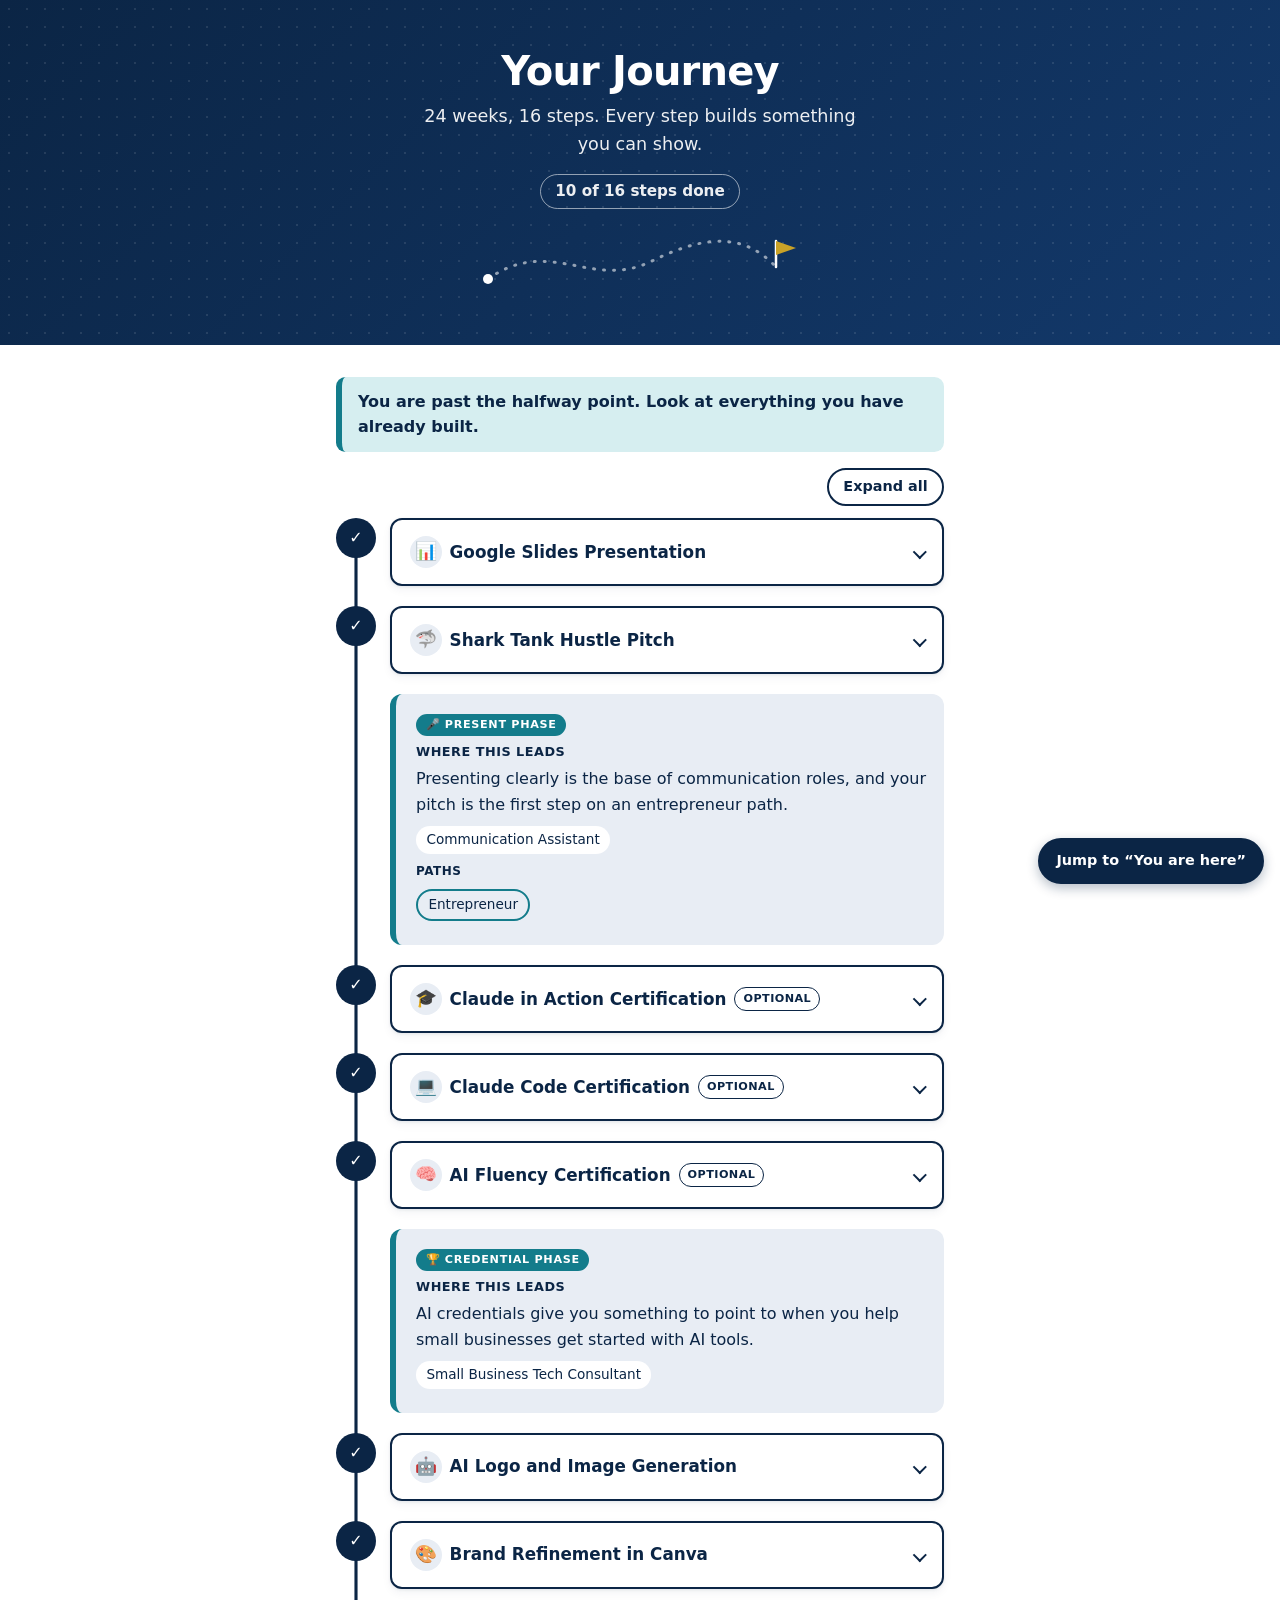
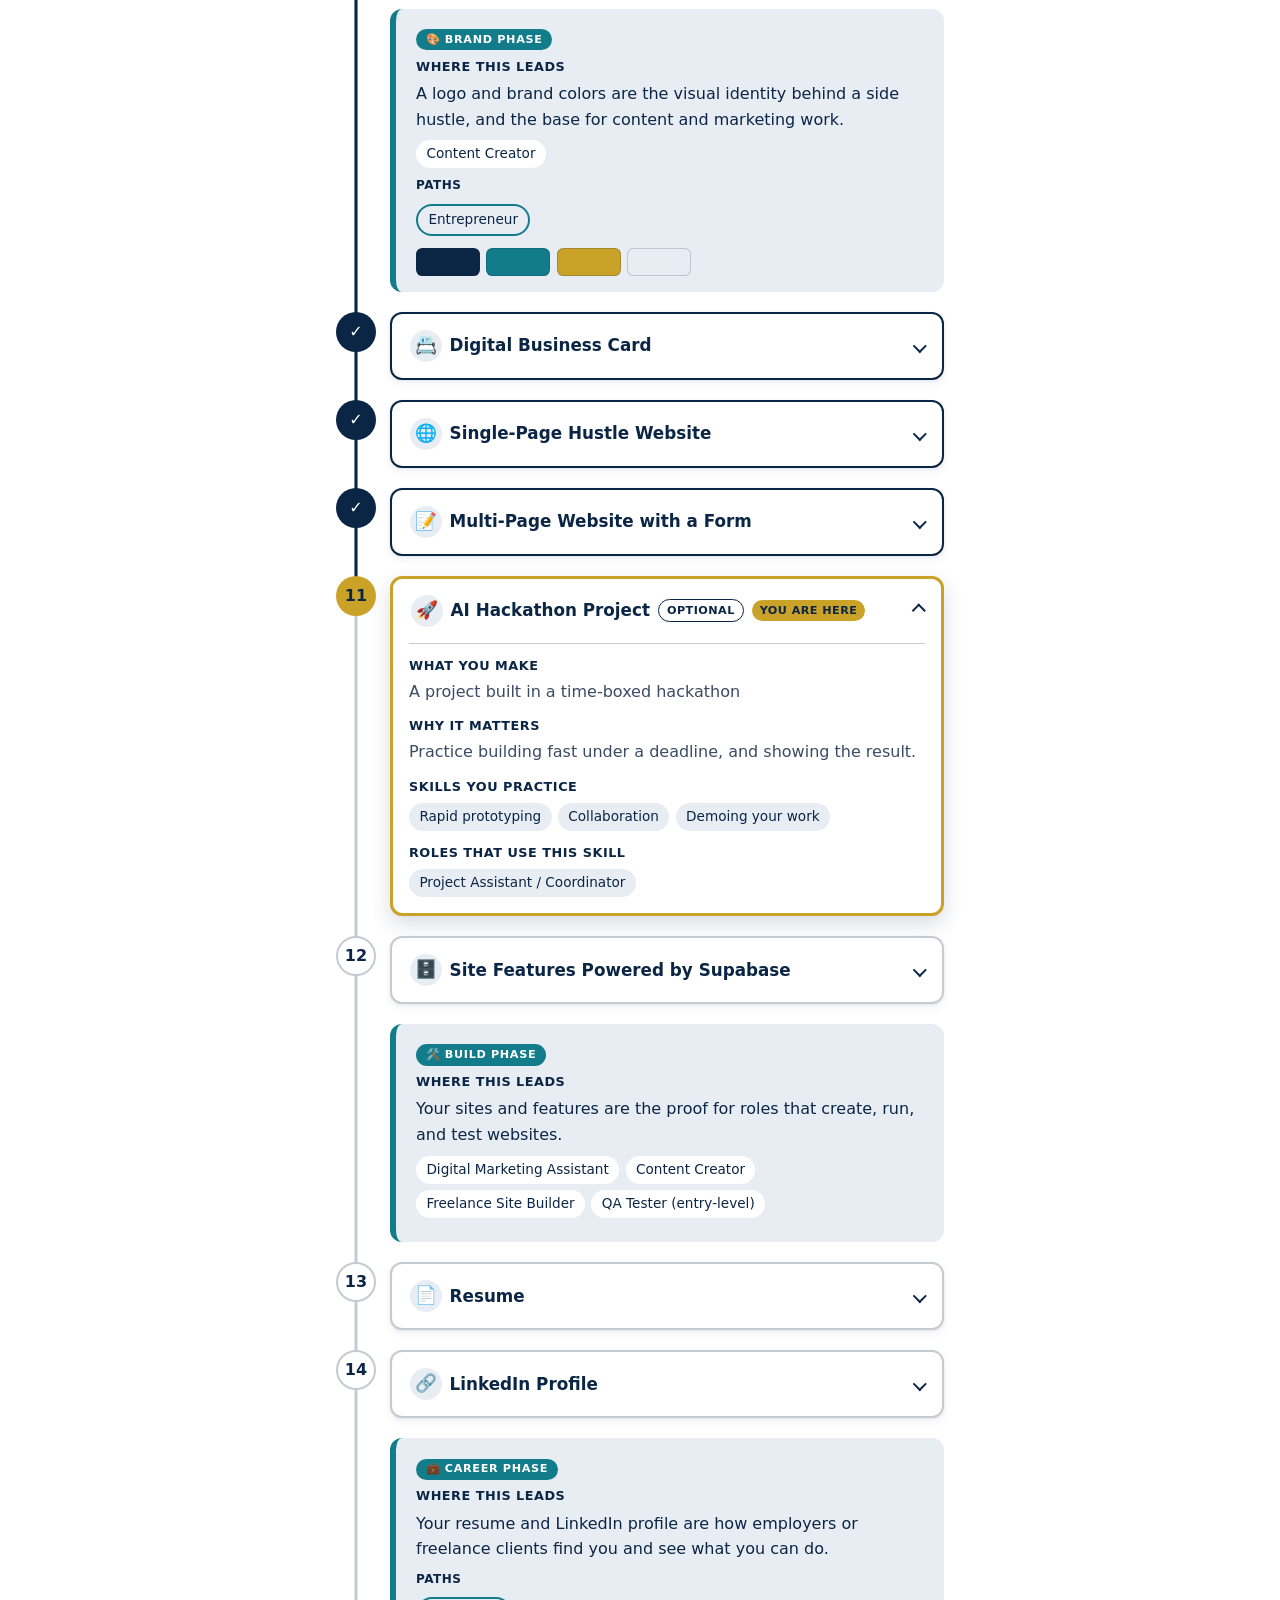
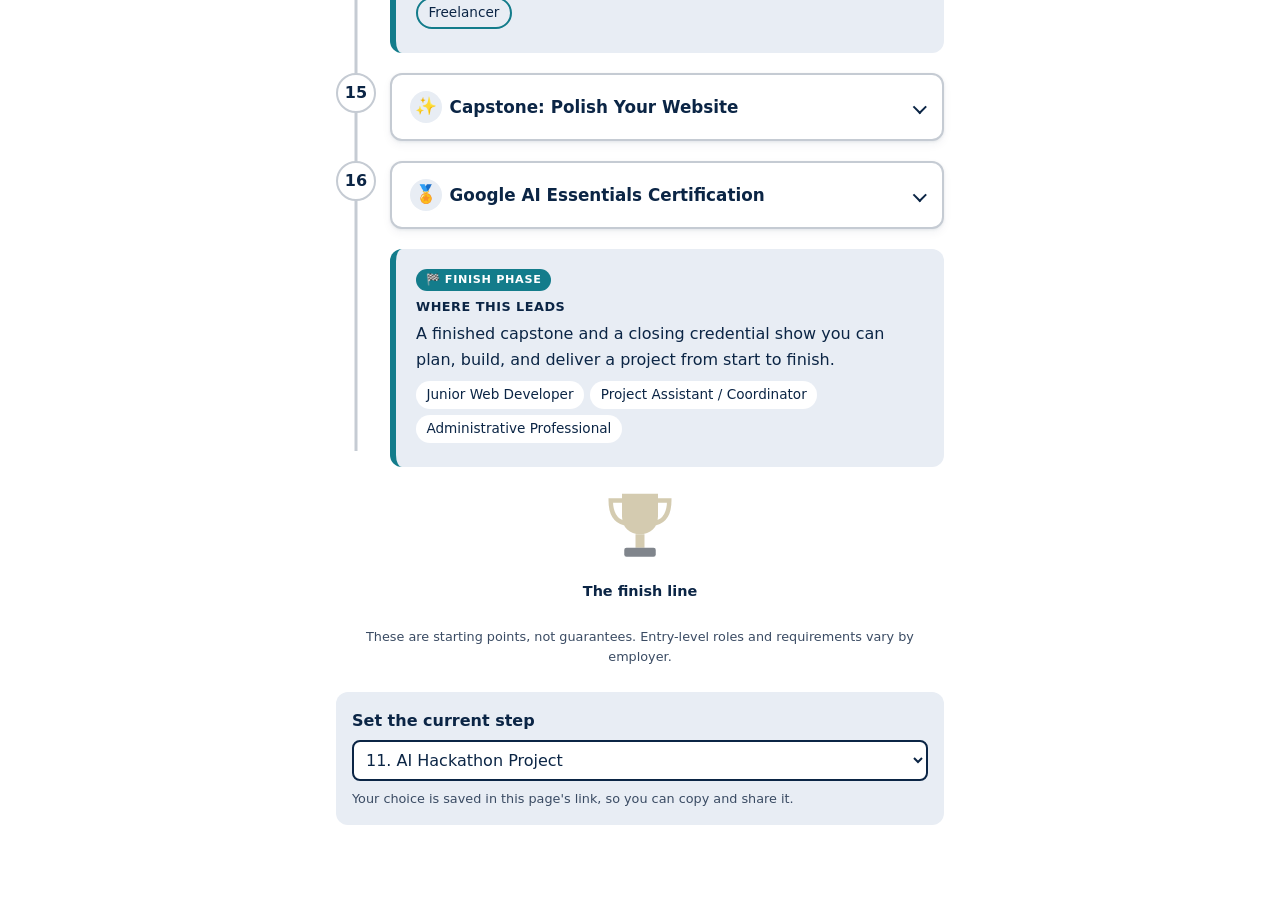
<file: index.html>
<!DOCTYPE html>
<html lang="en">
<head>
  <meta charset="UTF-8">
  <meta name="viewport" content="width=device-width, initial-scale=1.0">
  <title>Your Journey</title>
  <link rel="stylesheet" href="style.css">
</head>
<body>

  <!-- HEADER BANNER -->
  <header class="banner">
    <h1>Your Journey</h1>
    <p>24 weeks, 16 steps. Every step builds something you can show.</p>
    <p class="progress-count" id="progress-count"></p>
    <!-- Decorative road to the finish flag -->
    <svg class="banner-road" viewBox="0 0 320 64" aria-hidden="true" focusable="false">
      <path d="M8 50 C70 6 112 62 172 32 S268 8 296 38" fill="none" stroke="rgba(255,255,255,0.55)"
            stroke-width="3" stroke-linecap="round" stroke-dasharray="1 9"/>
      <circle cx="8" cy="50" r="5" fill="#FFFFFF"/>
      <line x1="296" y1="38" x2="296" y2="12" stroke="#FFFFFF" stroke-width="2.5" stroke-linecap="round"/>
      <path d="M296 12 L316 19 L296 26 Z" fill="#C9A227"/>
    </svg>
  </header>

  <main class="container">
    <!-- The render function (script.js) fills this list from the data. -->
    <!-- Encouragement line, filled in by script.js (hidden when empty) -->
    <p class="milestone" id="milestone" role="status" hidden></p>

    <div class="toolbar">
      <button type="button" class="toolbar-button" id="expand-all">Expand all</button>
    </div>

    <ol class="timeline" id="timeline"></ol>

    <!-- Finish line: dim at first, lights up as the student gets closer (data-level set by script.js) -->
    <div class="finish-line" id="finish-line" data-level="0">
      <svg viewBox="0 0 64 72" aria-hidden="true" focusable="false">
        <path d="M16 6 H48 V26 C48 36 41 42 32 42 C23 42 16 36 16 26 Z" fill="#C9A227"/>
        <path d="M16 12 H6 C6 24 10 30 18 32" fill="none" stroke="#C9A227" stroke-width="4" stroke-linecap="round"/>
        <path d="M48 12 H58 C58 24 54 30 46 32" fill="none" stroke="#C9A227" stroke-width="4" stroke-linecap="round"/>
        <rect x="28" y="42" width="8" height="12" fill="#C9A227"/>
        <rect x="18" y="54" width="28" height="8" rx="2" fill="#0B2545"/>
      </svg>
      <p>The finish line</p>
    </div>
    <p class="roles-note" id="roles-note"></p>

    <div class="step-picker">
      <label for="step-picker">Set the current step</label>
      <select id="step-picker"></select>
      <p class="step-picker-hint">Your choice is saved in this page's link, so you can copy and share it.</p>
    </div>
  </main>

  <!-- Floating shortcut back to the current step -->
  <button type="button" class="jump-button" id="jump-to-current">Jump to &ldquo;You are here&rdquo;</button>

  <!-- Order matters: data first, then the code that uses it. -->
  <script src="journey-data.js"></script>
  <script src="script.js"></script>
</body>
</html>
</file>
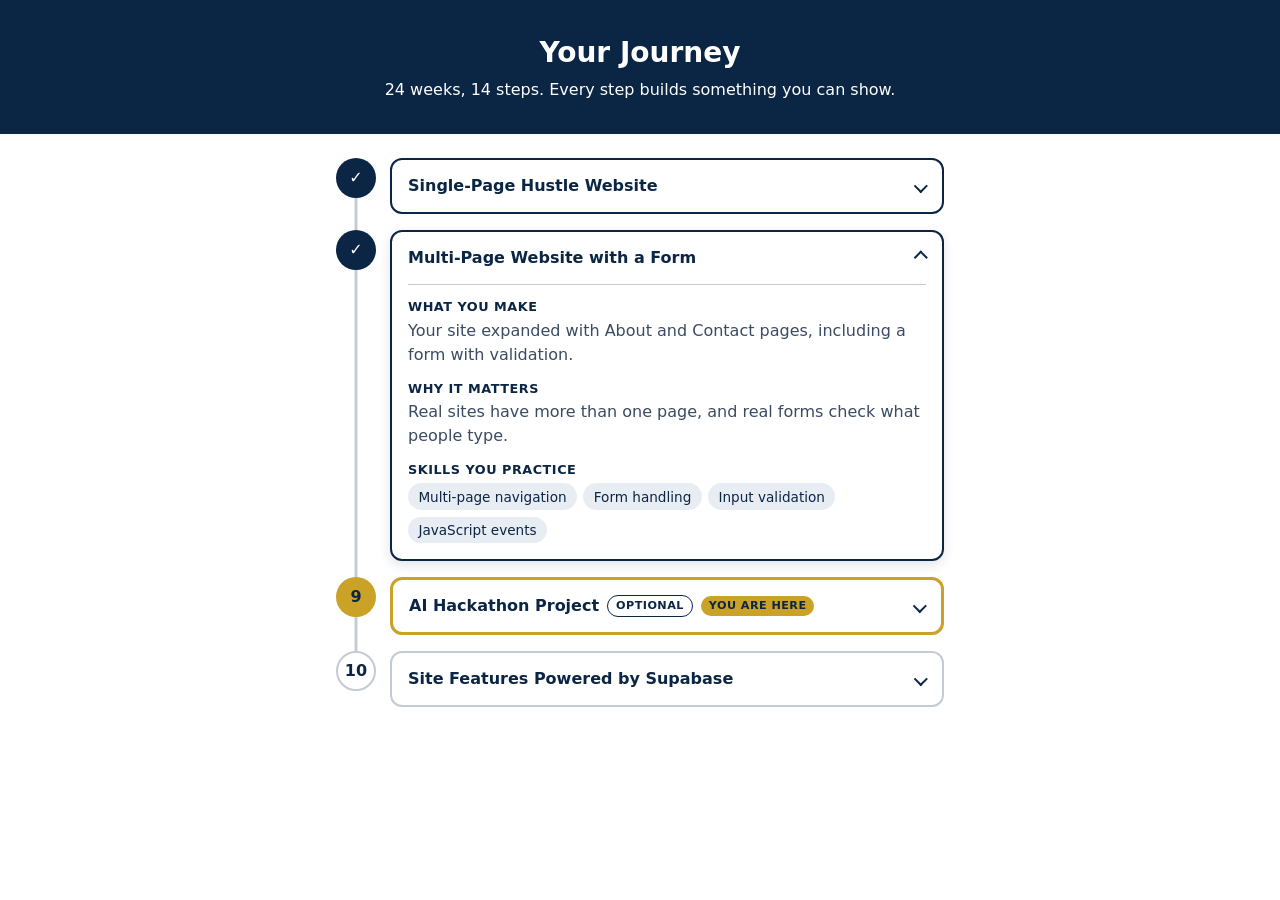
<file: reference/index.html>
<!DOCTYPE html>
<html lang="en">
<head>
  <meta charset="UTF-8">
  <meta name="viewport" content="width=device-width, initial-scale=1.0">
  <title>Your Journey — Step 8 Example</title>
  <link rel="stylesheet" href="style.css">
</head>
<body>

  <!-- HEADER BANNER -->
  <header class="banner">
    <h1>Your Journey</h1>
    <p>24 weeks, 14 steps. Every step builds something you can show.</p>
  </header>

  <main class="container">
    <!-- STATIC MOCKUP: four cards show each status.
         Step 8 is the expanded one. In the real build, JavaScript
         will generate these from the journeySteps array. -->
    <ol class="timeline">

      <!-- Step 7: completed, collapsed -->
      <li class="step step--completed">
        <span class="marker" aria-hidden="true">&#10003;</span>
        <div class="card">
          <button class="card-toggle" aria-expanded="false" aria-controls="panel-7">
            <span class="card-title">Single-Page Hustle Website</span>
            <span class="chevron" aria-hidden="true"></span>
          </button>
        </div>
      </li>

      <!-- Step 8: completed, EXPANDED (the example) -->
      <li class="step step--completed">
        <span class="marker" aria-hidden="true">&#10003;</span>
        <div class="card card--open">
          <button class="card-toggle" aria-expanded="true" aria-controls="panel-8">
            <span class="card-title">Multi-Page Website with a Form</span>
            <span class="chevron" aria-hidden="true"></span>
          </button>
          <div class="card-panel" id="panel-8">
            <dl>
              <dt>What you make</dt>
              <dd>Your site expanded with About and Contact pages, including a form with validation.</dd>

              <dt>Why it matters</dt>
              <dd>Real sites have more than one page, and real forms check what people type.</dd>

              <dt>Skills you practice</dt>
              <dd>
                <ul class="chips">
                  <li>Multi-page navigation</li>
                  <li>Form handling</li>
                  <li>Input validation</li>
                  <li>JavaScript events</li>
                </ul>
              </dd>
            </dl>
          </div>
        </div>
      </li>

      <!-- Step 9: current, collapsed, optional -->
      <li class="step step--current">
        <span class="marker" aria-hidden="true">9</span>
        <div class="card">
          <button class="card-toggle" aria-expanded="false" aria-controls="panel-9">
            <span class="card-title">
              AI Hackathon Project
              <span class="tag tag--optional">Optional</span>
              <span class="tag tag--here">You are here</span>
            </span>
            <span class="chevron" aria-hidden="true"></span>
          </button>
        </div>
      </li>

      <!-- Step 10: upcoming, collapsed -->
      <li class="step step--upcoming">
        <span class="marker" aria-hidden="true">10</span>
        <div class="card">
          <button class="card-toggle" aria-expanded="false" aria-controls="panel-10">
            <span class="card-title">Site Features Powered by Supabase</span>
            <span class="chevron" aria-hidden="true"></span>
          </button>
        </div>
      </li>

    </ol>
  </main>

</body>
</html>
</file>
<file: style.css>
/* ============================================================
   YOUR JOURNEY — STYLES (Step 8 example)
   Mobile-first, one layout at every screen size.
   ============================================================ */

:root {
  --navy: #0B2545;
  --gold: #C9A227;
  --white: #FFFFFF;
  --gray-line: #C5CBD3;      /* outlines for upcoming steps */
  --chip-bg: #E8EDF4;        /* light navy tint for skill chips */
  --text-muted: #3A4B63;     /* body text on white, passes contrast */
  --step-gap: 1.25rem;       /* space between timeline items */
  --teal: #137C8B;           /* accent: links and Paths chips (white bg 4.9:1) */
}

* { box-sizing: border-box; }

body {
  margin: 0;
  font-family: system-ui, -apple-system, "Segoe UI", Roboto, Helvetica, Arial, sans-serif;
  color: var(--navy);
  background: var(--white);
  line-height: 1.6;
}

/* ---------- HEADER BANNER ---------- */
.banner {
  /* navy gradient with a faint dotted grid on top (decorative only) */
  background:
    radial-gradient(rgba(255, 255, 255, 0.10) 1px, transparent 1.5px) 0 0 / 18px 18px,
    linear-gradient(135deg, #0B2545 0%, #13396b 100%);
  color: var(--white);
  padding: 3rem 1.25rem 3.25rem;
  text-align: center;
}
.banner h1 {
  margin: 0 0 0.5rem;
  font-size: 2.5rem;
  font-weight: 800;
  letter-spacing: -0.02em;
  line-height: 1.15;
}
.banner p  { margin: 0 auto; max-width: 28rem; font-size: 1.1rem; opacity: 0.92; }

/* ---------- CONTAINER ---------- */
.container {
  max-width: 40rem;          /* centered, never switches to columns */
  margin: 0 auto;
  padding: 2rem 1rem 3.5rem;
}

/* ---------- TIMELINE ---------- */
.timeline {
  list-style: none;
  margin: 0;
  padding: 0;
  position: relative;
}

/* the vertical connecting line */
.timeline::before {
  content: "";
  position: absolute;
  left: 1.25rem;             /* centered on the 2.5rem markers */
  top: 1rem;
  bottom: 1rem;
  width: 3px;
  background: var(--gray-line);
  transform: translateX(-50%);
}

.step {
  position: relative;
  display: flex;
  gap: 0.875rem;
  align-items: flex-start;
  margin-bottom: var(--step-gap);
}

/* ---------- MARKER (numbered circle) ---------- */
.marker {
  flex: 0 0 2.5rem;
  width: 2.5rem;
  height: 2.5rem;
  border-radius: 50%;
  display: grid;
  place-items: center;
  font-weight: 700;
  position: relative;        /* sits above the line */
  z-index: 1;
}

/* ---------- CARD ---------- */
.card {
  flex: 1;
  min-width: 0;
  background: var(--white);
  border: 2px solid var(--gray-line);
  border-radius: 0.75rem;
  box-shadow: 0 1px 3px rgba(11, 37, 69, 0.08), 0 4px 10px rgba(11, 37, 69, 0.05);
  transition: transform 0.15s ease, box-shadow 0.15s ease;
}
.card:hover {
  transform: translateY(-2px);
  box-shadow: 0 6px 16px rgba(11, 37, 69, 0.14);
}

.card-toggle {
  width: 100%;
  display: flex;
  justify-content: space-between;
  align-items: center;
  gap: 0.75rem;
  padding: 1rem 1.1rem;
  background: none;
  border: 0;
  font: inherit;
  font-weight: 600;
  font-size: 1.05rem;
  color: var(--navy);
  text-align: left;
  cursor: pointer;
  border-radius: 0.6rem;
}

.card-toggle:focus-visible {
  outline: 3px solid var(--gold);
  outline-offset: 2px;
}

.card-title { display: flex; flex-wrap: wrap; align-items: center; gap: 0.5rem; }

/* chevron drawn with borders, rotates when open */
.chevron {
  flex: 0 0 auto;
  width: 0.6rem;
  height: 0.6rem;
  border-right: 2px solid var(--navy);
  border-bottom: 2px solid var(--navy);
  transform: rotate(45deg);
  transition: transform 0.2s ease;
}
.card-toggle[aria-expanded="true"] .chevron { transform: rotate(-135deg); }

/* ---------- EXPANDED PANEL ---------- */
.card-panel {
  padding: 0 1rem 1rem;
  border-top: 1px solid var(--gray-line);
  margin: 0 1rem;
  padding-left: 0;
  padding-right: 0;
}

.card-panel dl { margin: 0.75rem 0 0; }
.card-panel dt {
  font-size: 0.8rem;
  font-weight: 700;
  text-transform: uppercase;
  letter-spacing: 0.04em;
  color: var(--navy);
  margin-top: 0.75rem;
}
.card-panel dd {
  margin: 0.15rem 0 0;
  color: var(--text-muted);
}

/* skill chips */
.chips {
  list-style: none;
  margin: 0.25rem 0 0;
  padding: 0;
  display: flex;
  flex-wrap: wrap;
  gap: 0.4rem;
}
.chips li {
  background: var(--chip-bg);
  color: var(--navy);
  font-size: 0.85rem;
  padding: 0.2rem 0.65rem;
  border-radius: 999px;
}

/* ---------- TAGS ---------- */
.tag {
  font-size: 0.7rem;
  font-weight: 700;
  padding: 0.1rem 0.5rem;
  border-radius: 999px;
  text-transform: uppercase;
  letter-spacing: 0.04em;
}
.tag--optional {
  background: var(--white);
  color: var(--navy);
  border: 1.5px solid var(--navy);
}
.tag--here {
  background: var(--gold);
  color: var(--navy);        /* navy on gold, never white */
}

/* ============================================================
   STATUS STYLES
   ============================================================ */

/* completed: solid navy marker, white check */
.step--completed .marker {
  background: var(--navy);
  color: var(--white);
}
.step--completed .card { border-color: var(--navy); }
.card--open { box-shadow: 0 8px 20px rgba(11, 37, 69, 0.16); }

/* current: gold marker, navy text */
.step--current .marker {
  background: var(--gold);
  color: var(--navy);
}
.step--current .card {
  border-color: var(--gold);
  border-width: 3px;
}

/* upcoming: outlined marker, quieter card */
.step--upcoming .marker {
  background: var(--white);
  color: var(--navy);
  border: 2px solid var(--gray-line);
}
.step--upcoming .card { border-color: var(--gray-line); }

/* respect users who prefer less motion */
@media (prefers-reduced-motion: reduce) {
  .chevron { transition: none; }
}

/* ============================================================
   ADDITIONS FOR THE FULL BUILD
   ============================================================ */

/* status text for screen readers only */
.visually-hidden {
  position: absolute;
  width: 1px;
  height: 1px;
  margin: -1px;
  padding: 0;
  overflow: hidden;
  clip: rect(0, 0, 0, 0);
  white-space: nowrap;
  border: 0;
}

/* a collapsed panel uses the hidden attribute; make sure it wins */
.card-panel[hidden] { display: none; }

/* inline label above role / path chips */
.card-panel dd .chips { margin-top: 0.35rem; }

/* sub-steps list */
.substeps { margin: 0.25rem 0 0; padding-left: 1.25rem; }
.substeps li { margin-bottom: 0.4rem; }
.substeps strong { color: var(--navy); }
.substep-note { display: block; font-size: 0.9rem; }

/* example link */
.example-link { color: var(--teal); font-weight: 600; text-decoration: underline; }
.example-link:focus-visible { outline: 3px solid var(--gold); outline-offset: 2px; }

/* PHASE BLOCK: quiet, non-interactive */
.phase-block {
  position: relative;
  margin: 0 0 var(--step-gap) 3.375rem;   /* aligns with the cards (2.5rem marker + gap) */
  padding: 1rem 1.1rem 1rem 1.25rem;
  background: var(--chip-bg);
  color: var(--navy);
  border-radius: 0.75rem;
  border-left: 6px solid var(--teal);     /* accent edge so phases read as chapters */
}
.phase-name {
  display: inline-block;
  margin-bottom: 0.4rem;
  padding: 0.1rem 0.6rem;
  background: var(--teal);
  color: var(--white);
  font-size: 0.7rem;
  font-weight: 700;
  text-transform: uppercase;
  letter-spacing: 0.06em;
  border-radius: 999px;
}
.phase-block h2 {
  margin: 0 0 0.25rem;
  font-size: 0.8rem;
  text-transform: uppercase;
  letter-spacing: 0.04em;
}
.phase-block p { margin: 0 0 0.5rem; }
.phase-block .chips { margin: 0 0 0.5rem; }
.phase-block .chips li { background: var(--white); }
.phase-block .chips--paths li {
  background: transparent;
  border: 2px solid var(--teal);   /* teal border, navy text keeps contrast on the tint */
}
.phase-label {
  margin: 0.25rem 0 0.15rem;
  font-size: 0.75rem;
  font-weight: 700;
  text-transform: uppercase;
  letter-spacing: 0.04em;
}

/* roles note */
.roles-note {
  margin: 1.5rem 0 0;
  font-size: 0.8rem;
  color: var(--text-muted);
  text-align: center;
}

@media (max-width: 400px) {
  .phase-block { margin-left: 0; }
  .phase-block::before { display: none; }
}

/* CURRENT-STEP PICKER */
.step-picker {
  margin-top: 1.5rem;
  padding: 1rem;
  background: var(--chip-bg);
  border-radius: 0.75rem;
  color: var(--navy);
}
.step-picker label { display: block; font-weight: 700; margin-bottom: 0.4rem; }
.step-picker select {
  width: 100%;
  padding: 0.5rem;
  font: inherit;
  color: var(--navy);
  background: var(--white);
  border: 2px solid var(--navy);
  border-radius: 0.5rem;
}
.step-picker select:focus-visible { outline: 3px solid var(--gold); outline-offset: 2px; }
.step-picker-hint { margin: 0.5rem 0 0; font-size: 0.8rem; color: var(--text-muted); }

/* ============================================================
   TWO-TONE TIMELINE LINE
   The gray line (.timeline::before) is the base. Navy segments
   are drawn on top for the stretch the student has completed.
   Each step draws two pieces: the gap above its marker (::before)
   and the stretch below it (::after).
   ============================================================ */
.step::before,
.step::after,
.phase-block::before {
  content: "";
  position: absolute;
  left: 1.25rem;
  width: 3px;
  transform: translateX(-50%);
  background: transparent;
}
/* above the marker: from the previous item down to this marker's center */
.step::before {
  top: calc(-1 * var(--step-gap));
  height: calc(var(--step-gap) + 1.25rem);
}
/* below the marker: from this marker's center to the bottom of the step */
.step::after {
  top: 1.25rem;
  bottom: 0;
}
.step:first-child::before { display: none; }

.step--completed::before,
.step--current::before,
.step--completed::after { background: var(--navy); }

/* phase blocks sit in the line's path (they are indented, so reach left) */
.phase-block::before {
  left: calc(-2.125rem - 6px);   /* minus the 6px left border, which shifts the origin */
  top: calc(-1 * var(--step-gap));
  bottom: 0;
}
.step--completed + .phase-block::before { background: var(--navy); }

@media (prefers-reduced-motion: reduce) {
  .card { transition: none; }
  .card:hover { transform: none; }
}

/* ============================================================
   PHASE 2: ICONS AND IMAGERY
   ============================================================ */

/* hero road graphic in the banner */
.banner-road {
  display: block;
  width: min(20rem, 80%);
  height: auto;
  margin: 1.25rem auto 0;
}

/* small icon bubble before each step title */
.step-icon {
  display: inline-grid;
  place-items: center;
  flex: 0 0 auto;
  width: 2rem;
  height: 2rem;
  background: var(--chip-bg);
  border-radius: 50%;
  font-size: 1.1rem;
  line-height: 1;
}

/* brand color swatch strip inside the Brand phase block */
.swatches {
  display: flex;
  gap: 0.4rem;
  margin-top: 0.75rem;
}
.swatches span {
  flex: 1;
  height: 1.75rem;
  max-width: 4rem;
  border-radius: 0.4rem;
  border: 1px solid rgba(11, 37, 69, 0.2);
}

/* ============================================================
   PHASE 3: MOTIVATION AND ORIENTATION
   ============================================================ */

/* "X of 16 steps done" in the banner */
.banner .progress-count {
  display: inline-block;
  margin-top: 1rem;
  padding: 0.25rem 0.9rem;
  border: 1.5px solid rgba(255, 255, 255, 0.6);
  border-radius: 999px;
  font-size: 0.95rem;
  font-weight: 700;
}

/* milestone message above the timeline */
.milestone {
  margin: 0 0 1rem;
  padding: 0.75rem 1rem;
  background: #D6EEF0;
  color: var(--navy);
  border-left: 6px solid var(--teal);
  border-radius: 0.6rem;
  font-weight: 600;
}
.milestone[hidden] { display: none; }

/* Expand all / Collapse all */
.toolbar { display: flex; justify-content: flex-end; margin-bottom: 0.75rem; }
.toolbar-button {
  font: inherit;
  font-size: 0.9rem;
  font-weight: 600;
  padding: 0.35rem 0.9rem;
  color: var(--navy);
  background: var(--white);
  border: 2px solid var(--navy);
  border-radius: 999px;
  cursor: pointer;
}
.toolbar-button:hover { background: var(--chip-bg); }
.toolbar-button:focus-visible { outline: 3px solid var(--gold); outline-offset: 2px; }

/* floating "Jump to You are here" */
.jump-button {
  position: fixed;
  right: 1rem;
  bottom: 1rem;
  z-index: 10;
  font: inherit;
  font-size: 0.9rem;
  font-weight: 700;
  padding: 0.6rem 1rem;
  color: var(--white);           /* white on navy */
  background: var(--navy);
  border: 2px solid var(--navy);
  border-radius: 999px;
  box-shadow: 0 4px 12px rgba(11, 37, 69, 0.3);
  cursor: pointer;
}
.jump-button:focus-visible { outline: 3px solid var(--gold); outline-offset: 2px; }
.container { padding-bottom: 5rem; }

/* ============================================================
   PHASE 4: MOTION
   Each effect has a reduced-motion fallback at the bottom.
   ============================================================ */

/* scroll-reveal: script.js adds .reveal on first render, then
   .reveal--visible when the item scrolls into view */
.reveal {
  opacity: 0;
  transform: translateY(18px);
  transition: opacity 0.5s ease, transform 0.5s ease;
}
.reveal--visible {
  opacity: 1;
  transform: none;
}

/* panels ease in when they are rendered open (closing is instant,
   because a re-render replaces the old card) */
.card-panel:not([hidden]) {
  animation: panel-open 0.2s ease-out;
}
@keyframes panel-open {
  from { opacity: 0; transform: translateY(-6px); }
  to   { opacity: 1; transform: none; }
}

/* soft gold pulse on the "you are here" marker */
.step--current .marker {
  animation: marker-glow 2.4s ease-in-out infinite;
}
@keyframes marker-glow {
  0%, 100% { box-shadow: 0 0 0 0 rgba(201, 162, 39, 0.55); }
  50%      { box-shadow: 0 0 0 9px rgba(201, 162, 39, 0); }
}

@media (prefers-reduced-motion: reduce) {
  .reveal { opacity: 1; transform: none; transition: none; }
  .card-panel:not([hidden]) { animation: none; }
  .step--current .marker {
    animation: none;
    box-shadow: 0 0 0 4px rgba(201, 162, 39, 0.35);   /* still glows, but static */
  }
}

/* ============================================================
   PHASE 5: WOW FEATURES
   ============================================================ */

/* checkmark pop on the step that was just completed */
.marker--pop { animation: marker-pop 0.6s ease-out; }
@keyframes marker-pop {
  0%   { transform: scale(1); }
  40%  { transform: scale(1.35); }
  100% { transform: scale(1); }
}

/* confetti burst: pieces fly out from the middle of the screen */
.confetti {
  position: fixed;
  left: 50%;
  top: 45%;
  width: 0;
  height: 0;
  z-index: 20;
  pointer-events: none;
}
.confetti span {
  position: absolute;
  width: 0.55rem;
  height: 0.8rem;
  border-radius: 2px;
  border: 1px solid rgba(11, 37, 69, 0.25);
  animation: confetti-fly 1.2s ease-out forwards;
}
@keyframes confetti-fly {
  0%   { transform: translate(0, 0) rotate(0); opacity: 1; }
  100% { transform: translate(var(--dx), calc(var(--dy) + 90px)) rotate(var(--spin)); opacity: 0; }
}

/* finish line trophy: dim at first, lights up in stages */
.finish-line {
  margin: 0.5rem 0 0;
  text-align: center;
  color: var(--navy);
}
.finish-line svg {
  width: 4.5rem;
  height: auto;
  transition: filter 0.6s ease, opacity 0.6s ease;
}
.finish-line p { margin: 0.25rem 0 0; font-weight: 700; font-size: 0.9rem; }
.finish-line[data-level="0"] svg { filter: grayscale(1); opacity: 0.35; }
.finish-line[data-level="1"] svg { filter: grayscale(0.6); opacity: 0.55; }
.finish-line[data-level="2"] svg { filter: grayscale(0); opacity: 0.85; }
.finish-line[data-level="3"] svg {
  filter: drop-shadow(0 0 10px rgba(201, 162, 39, 0.9));
  opacity: 1;
}

@media (prefers-reduced-motion: reduce) {
  .marker--pop { animation: none; }
  .confetti { display: none; }
  .finish-line svg { transition: none; }
}
</file>
<file: reference/style.css>
/* ============================================================
   YOUR JOURNEY — STYLES (Step 8 example)
   Mobile-first, one layout at every screen size.
   ============================================================ */

:root {
  --navy: #0B2545;
  --gold: #C9A227;
  --white: #FFFFFF;
  --gray-line: #C5CBD3;      /* outlines for upcoming steps */
  --chip-bg: #E8EDF4;        /* light navy tint for skill chips */
  --text-muted: #3A4B63;     /* body text on white, passes contrast */
}

* { box-sizing: border-box; }

body {
  margin: 0;
  font-family: system-ui, -apple-system, "Segoe UI", Roboto, Helvetica, Arial, sans-serif;
  color: var(--navy);
  background: var(--white);
  line-height: 1.5;
}

/* ---------- HEADER BANNER ---------- */
.banner {
  background: var(--navy);
  color: var(--white);
  padding: 2rem 1.25rem;
  text-align: center;
}
.banner h1 { margin: 0 0 0.25rem; font-size: 1.75rem; }
.banner p  { margin: 0; font-size: 1rem; }

/* ---------- CONTAINER ---------- */
.container {
  max-width: 40rem;          /* centered, never switches to columns */
  margin: 0 auto;
  padding: 1.5rem 1rem 3rem;
}

/* ---------- TIMELINE ---------- */
.timeline {
  list-style: none;
  margin: 0;
  padding: 0;
  position: relative;
}

/* the vertical connecting line */
.timeline::before {
  content: "";
  position: absolute;
  left: 1.25rem;             /* centered on the 2.5rem markers */
  top: 1rem;
  bottom: 1rem;
  width: 3px;
  background: var(--gray-line);
  transform: translateX(-50%);
}

.step {
  position: relative;
  display: flex;
  gap: 0.875rem;
  align-items: flex-start;
  margin-bottom: 1rem;
}

/* ---------- MARKER (numbered circle) ---------- */
.marker {
  flex: 0 0 2.5rem;
  width: 2.5rem;
  height: 2.5rem;
  border-radius: 50%;
  display: grid;
  place-items: center;
  font-weight: 700;
  position: relative;        /* sits above the line */
  z-index: 1;
}

/* ---------- CARD ---------- */
.card {
  flex: 1;
  min-width: 0;
  background: var(--white);
  border: 2px solid var(--gray-line);
  border-radius: 0.75rem;
}

.card-toggle {
  width: 100%;
  display: flex;
  justify-content: space-between;
  align-items: center;
  gap: 0.75rem;
  padding: 0.875rem 1rem;
  background: none;
  border: 0;
  font: inherit;
  font-weight: 600;
  color: var(--navy);
  text-align: left;
  cursor: pointer;
  border-radius: 0.6rem;
}

.card-toggle:focus-visible {
  outline: 3px solid var(--gold);
  outline-offset: 2px;
}

.card-title { display: flex; flex-wrap: wrap; align-items: center; gap: 0.5rem; }

/* chevron drawn with borders, rotates when open */
.chevron {
  flex: 0 0 auto;
  width: 0.6rem;
  height: 0.6rem;
  border-right: 2px solid var(--navy);
  border-bottom: 2px solid var(--navy);
  transform: rotate(45deg);
  transition: transform 0.2s ease;
}
.card-toggle[aria-expanded="true"] .chevron { transform: rotate(-135deg); }

/* ---------- EXPANDED PANEL ---------- */
.card-panel {
  padding: 0 1rem 1rem;
  border-top: 1px solid var(--gray-line);
  margin: 0 1rem;
  padding-left: 0;
  padding-right: 0;
}

.card-panel dl { margin: 0.75rem 0 0; }
.card-panel dt {
  font-size: 0.8rem;
  font-weight: 700;
  text-transform: uppercase;
  letter-spacing: 0.04em;
  color: var(--navy);
  margin-top: 0.75rem;
}
.card-panel dd {
  margin: 0.15rem 0 0;
  color: var(--text-muted);
}

/* skill chips */
.chips {
  list-style: none;
  margin: 0.25rem 0 0;
  padding: 0;
  display: flex;
  flex-wrap: wrap;
  gap: 0.4rem;
}
.chips li {
  background: var(--chip-bg);
  color: var(--navy);
  font-size: 0.85rem;
  padding: 0.2rem 0.65rem;
  border-radius: 999px;
}

/* ---------- TAGS ---------- */
.tag {
  font-size: 0.7rem;
  font-weight: 700;
  padding: 0.1rem 0.5rem;
  border-radius: 999px;
  text-transform: uppercase;
  letter-spacing: 0.04em;
}
.tag--optional {
  background: var(--white);
  color: var(--navy);
  border: 1.5px solid var(--navy);
}
.tag--here {
  background: var(--gold);
  color: var(--navy);        /* navy on gold, never white */
}

/* ============================================================
   STATUS STYLES
   ============================================================ */

/* completed: solid navy marker, white check */
.step--completed .marker {
  background: var(--navy);
  color: var(--white);
}
.step--completed .card { border-color: var(--navy); }
.card--open { box-shadow: 0 4px 12px rgba(11, 37, 69, 0.12); }

/* current: gold marker, navy text */
.step--current .marker {
  background: var(--gold);
  color: var(--navy);
}
.step--current .card {
  border-color: var(--gold);
  border-width: 3px;
}

/* upcoming: outlined marker, quieter card */
.step--upcoming .marker {
  background: var(--white);
  color: var(--navy);
  border: 2px solid var(--gray-line);
}
.step--upcoming .card { border-color: var(--gray-line); }

/* respect users who prefer less motion */
@media (prefers-reduced-motion: reduce) {
  .chevron { transition: none; }
}
</file>
